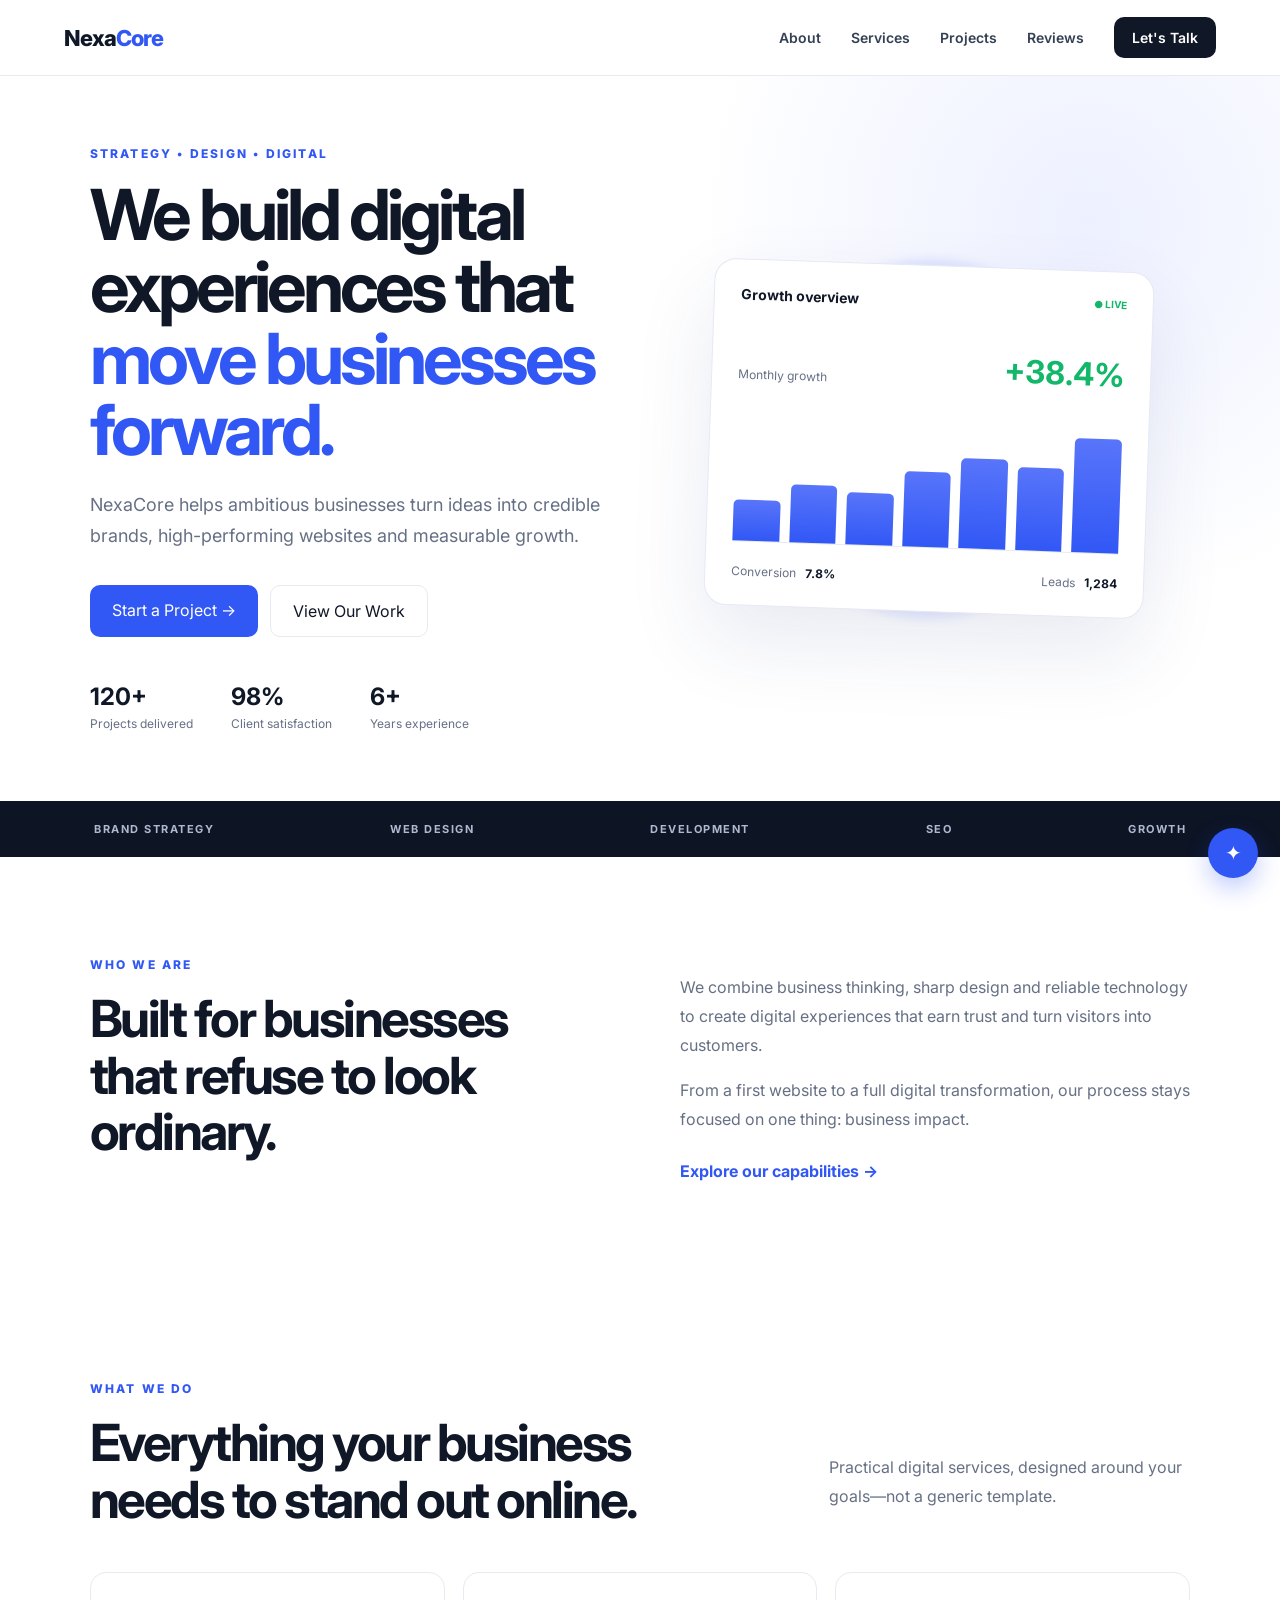
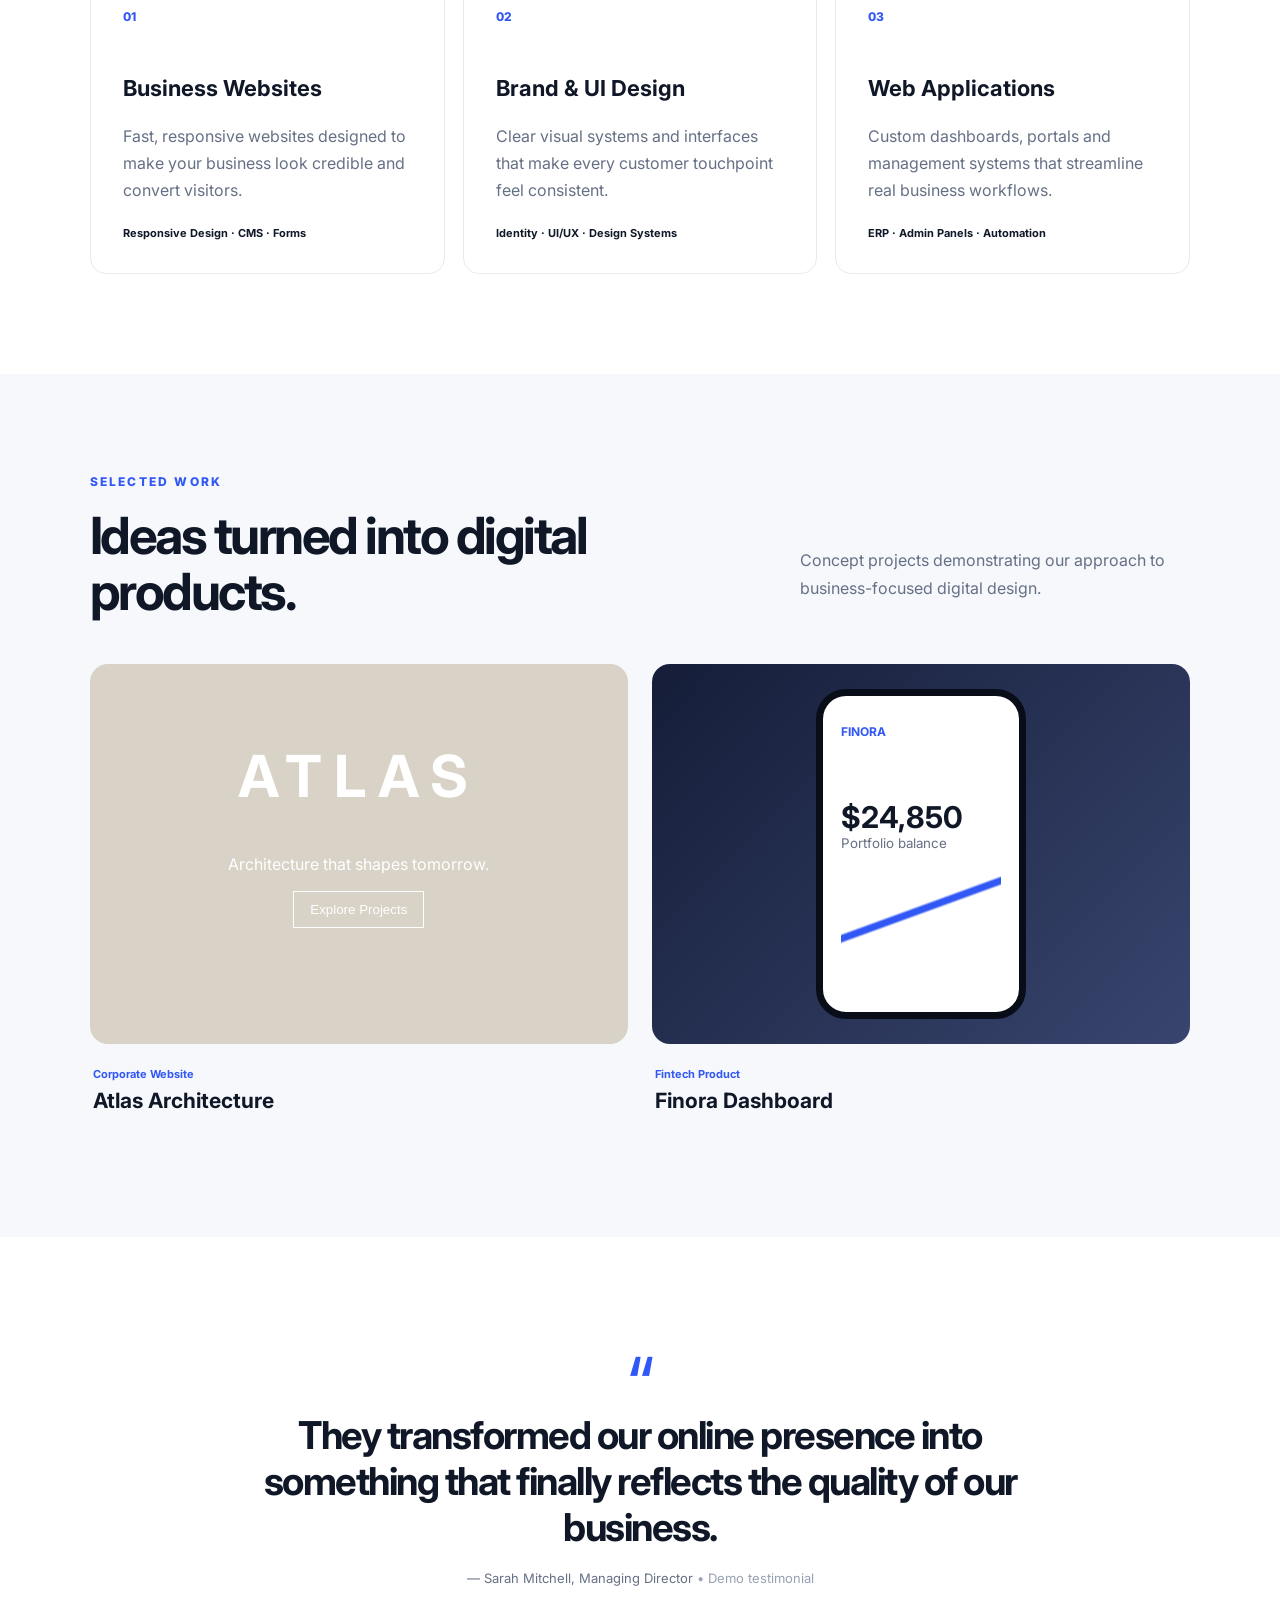
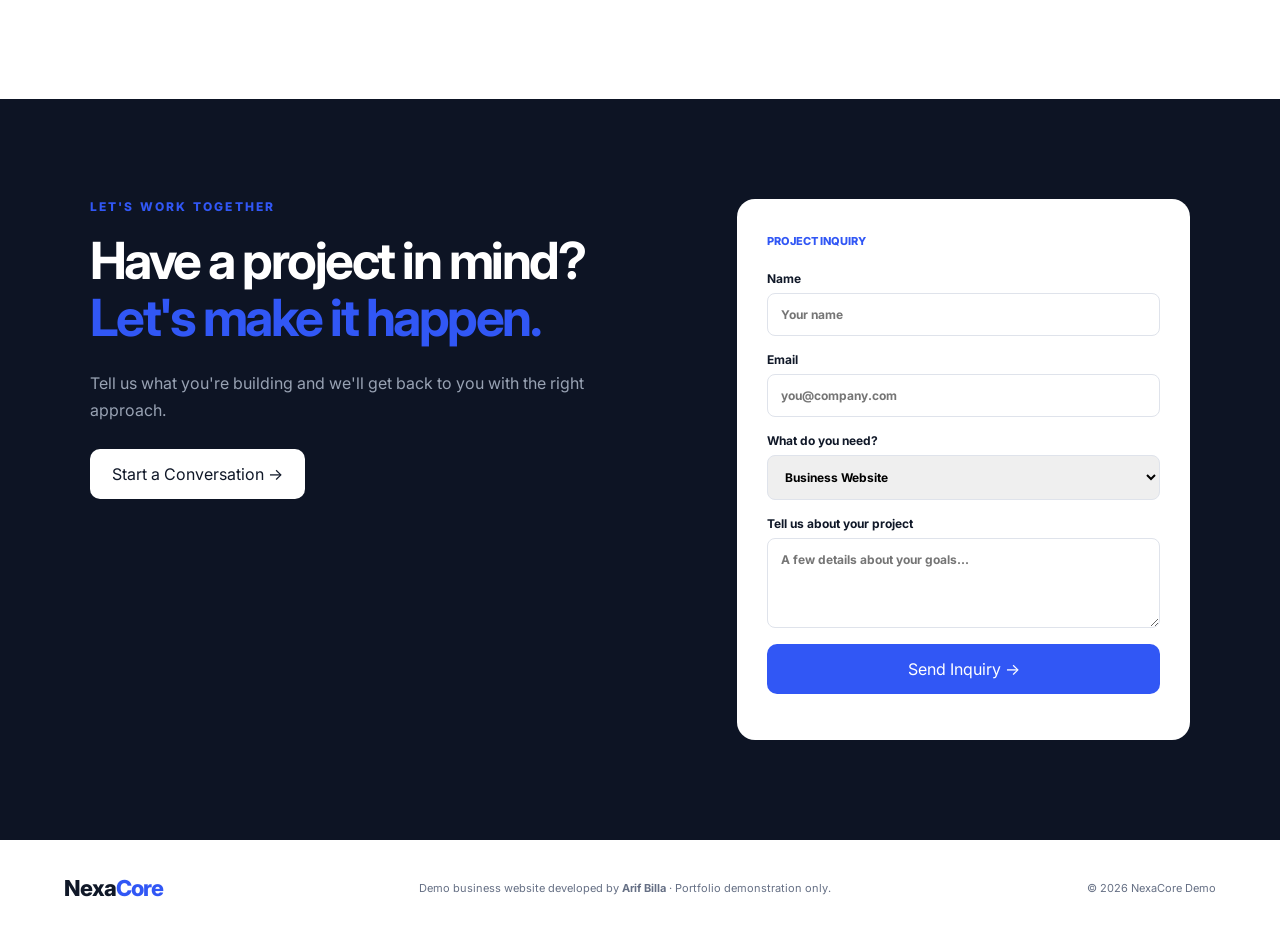
<file: index.html>
<!doctype html><html lang="en"><head><meta charset="utf-8"><meta name="viewport" content="width=device-width,initial-scale=1"><title>NexaCore Solutions | Business Growth & Digital Solutions</title><meta name="description" content="Professional business website demo by Arif Billa"><link rel="preconnect" href="https://fonts.googleapis.com"><link rel="preconnect" href="https://fonts.gstatic.com" crossorigin><link href="https://fonts.googleapis.com/css2?family=Inter:wght@400;500;600;700;800&display=swap" rel="stylesheet"><link rel="stylesheet" href="style.css"></head><body>
<header><a class="logo" href="#">Nexa<span>Core</span></a><button id="menu" aria-label="Menu">☰</button><nav id="nav"><a href="#about">About</a><a href="#services">Services</a><a href="#work">Projects</a><a href="#reviews">Reviews</a><a class="navcta" href="#contact">Let's Talk</a></nav></header>
<main><section class="hero"><div class="hero-copy"><div class="eyebrow">STRATEGY • DESIGN • DIGITAL</div><h1>We build digital experiences that <em>move businesses forward.</em></h1><p>NexaCore helps ambitious businesses turn ideas into credible brands, high-performing websites and measurable growth.</p><div class="actions"><a class="btn primary" href="#contact">Start a Project →</a><a class="btn secondary" href="#work">View Our Work</a></div><div class="proof"><div><strong>120+</strong><span>Projects delivered</span></div><div><strong>98%</strong><span>Client satisfaction</span></div><div><strong>6+</strong><span>Years experience</span></div></div></div><div class="hero-card"><div class="glow"></div><div class="dash"><div class="dash-top"><span>Growth overview</span><span class="live">● LIVE</span></div><div class="metric"><span>Monthly growth</span><b>+38.4%</b></div><div class="chart"><i style="height:32%"></i><i style="height:45%"></i><i style="height:40%"></i><i style="height:58%"></i><i style="height:70%"></i><i style="height:64%"></i><i style="height:88%"></i></div><div class="mini"><span>Conversion <b>7.8%</b></span><span>Leads <b>1,284</b></span></div></div></div></section>
<section class="strip"><span>BRAND STRATEGY</span><span>WEB DESIGN</span><span>DEVELOPMENT</span><span>SEO</span><span>GROWTH</span></section>
<section id="about" class="section split"><div><div class="eyebrow">WHO WE ARE</div><h2>Built for businesses that refuse to look ordinary.</h2></div><div><p>We combine business thinking, sharp design and reliable technology to create digital experiences that earn trust and turn visitors into customers.</p><p>From a first website to a full digital transformation, our process stays focused on one thing: business impact.</p><a class="textlink" href="#services">Explore our capabilities →</a></div></section>
<section id="services" class="section"><div class="section-head"><div><div class="eyebrow">WHAT WE DO</div><h2>Everything your business needs to stand out online.</h2></div><p>Practical digital services, designed around your goals—not a generic template.</p></div><div class="cards"><article><span>01</span><h3>Business Websites</h3><p>Fast, responsive websites designed to make your business look credible and convert visitors.</p><b>Responsive Design · CMS · Forms</b></article><article><span>02</span><h3>Brand & UI Design</h3><p>Clear visual systems and interfaces that make every customer touchpoint feel consistent.</p><b>Identity · UI/UX · Design Systems</b></article><article><span>03</span><h3>Web Applications</h3><p>Custom dashboards, portals and management systems that streamline real business workflows.</p><b>ERP · Admin Panels · Automation</b></article></div></section>
<section id="work" class="section work"><div class="section-head"><div><div class="eyebrow">SELECTED WORK</div><h2>Ideas turned into digital products.</h2></div><p>Concept projects demonstrating our approach to business-focused digital design.</p></div><div class="projects"><article class="project p1"><div class="mock"><div class="mocknav"></div><h4>ATLAS</h4><p>Architecture that shapes tomorrow.</p><button>Explore Projects</button></div><div><span>Corporate Website</span><h3>Atlas Architecture</h3></div></article><article class="project p2"><div class="mock"><div class="phone"><b>FINORA</b><strong>$24,850</strong><small>Portfolio balance</small><div class="line"></div></div></div><div><span>Fintech Product</span><h3>Finora Dashboard</h3></div></article></div></section>
<section id="reviews" class="section review"><div class="quote">“</div><blockquote>They transformed our online presence into something that finally reflects the quality of our business.</blockquote><p>— Sarah Mitchell, Managing Director <span>• Demo testimonial</span></p></section>
<section id="contact" class="contact"><div><div class="eyebrow">LET'S WORK TOGETHER</div><h2>Have a project in mind?<br><em>Let's make it happen.</em></h2><p>Tell us what you're building and we'll get back to you with the right approach.</p><a class="btn light" href="mailto:hello@example.com">Start a Conversation →</a></div><div class="contact-card"><span>PROJECT INQUIRY</span><form id="contactForm"><label>Name<input required placeholder="Your name"></label><label>Email<input type="email" required placeholder="you@company.com"></label><label>What do you need?<select><option>Business Website</option><option>Web Application</option><option>UI/UX Design</option><option>Other</option></select></label><label>Tell us about your project<textarea required placeholder="A few details about your goals..."></textarea></label><button class="btn primary" type="submit">Send Inquiry →</button><small id="formMsg"></small></form></div></section></main>
<footer><a class="logo" href="#">Nexa<span>Core</span></a><p>Demo business website developed by <strong>Arif Billa</strong> · Portfolio demonstration only.</p><p>© 2026 NexaCore Demo</p></footer><a class="whatsapp" href="#contact" aria-label="Contact">✦</a><script src="script.js"></script></body></html>
</file>
<file: style.css>
:root{--ink:#101828;--muted:#667085;--line:#e7eaf0;--blue:#3157f5;--bg:#f6f8fc;--dark:#0d1424}*{box-sizing:border-box}html{scroll-behavior:smooth}body{margin:0;font-family:Inter,Arial,sans-serif;color:var(--ink);background:#fff}header{height:76px;display:flex;align-items:center;justify-content:space-between;padding:0 max(5vw,24px);border-bottom:1px solid var(--line);position:sticky;top:0;background:#fffffff2;backdrop-filter:blur(14px);z-index:20}.logo{font-size:22px;font-weight:800;text-decoration:none;color:var(--ink);letter-spacing:-1px}.logo span{color:var(--blue)}nav{display:flex;gap:30px;align-items:center}nav a{text-decoration:none;color:#344054;font-size:14px;font-weight:600}.navcta{background:var(--ink);color:#fff!important;padding:12px 18px;border-radius:10px}#menu{display:none;border:0;background:none;font-size:25px}.hero{min-height:650px;display:grid;grid-template-columns:1.05fr .95fr;align-items:center;padding:70px max(7vw,30px);overflow:hidden;background:radial-gradient(circle at 85% 20%,#edf0ff 0,transparent 32%)}.eyebrow{font-size:12px;letter-spacing:2.2px;color:var(--blue);font-weight:800;margin-bottom:18px}.hero h1{font-size:clamp(45px,5.5vw,78px);line-height:1.02;letter-spacing:-4px;margin:0 0 24px;max-width:820px}.hero h1 em,.contact h2 em{font-style:normal;color:var(--blue)}.hero-copy>p{font-size:18px;line-height:1.7;color:var(--muted);max-width:650px}.actions{display:flex;gap:12px;margin:34px 0}.btn{display:inline-block;padding:15px 22px;border-radius:10px;text-decoration:none;border:0;font-weight:700;font:inherit;cursor:pointer}.primary{background:var(--blue);color:#fff}.secondary{border:1px solid var(--line);color:var(--ink);background:#fff}.proof{display:flex;gap:38px;margin-top:45px}.proof div{display:flex;flex-direction:column}.proof strong{font-size:24px}.proof span{font-size:12px;color:var(--muted);margin-top:5px}.hero-card{min-height:480px;display:grid;place-items:center;position:relative}.glow{position:absolute;width:360px;height:360px;background:#3157f51c;border-radius:50%;filter:blur(4px)}.dash{width:min(440px,92%);padding:26px;background:#fff;border:1px solid #e6e9f5;border-radius:22px;box-shadow:0 35px 80px #26367b1a;transform:rotate(2deg);position:relative}.dash-top,.metric,.mini{display:flex;justify-content:space-between}.dash-top{font-weight:700;font-size:14px}.live{font-size:10px;color:#12b76a}.metric{margin:40px 0 10px;align-items:end;color:var(--muted);font-size:12px}.metric b{font-size:32px;color:#12b76a}.chart{height:150px;display:flex;align-items:end;gap:10px;border-bottom:1px solid var(--line);padding-top:20px}.chart i{flex:1;background:linear-gradient(#5875fa,#3157f5);border-radius:5px 5px 0 0}.mini{margin-top:22px;font-size:12px;color:var(--muted)}.mini b{color:var(--ink);margin-left:6px}.strip{background:var(--dark);color:#aeb8ce;display:flex;justify-content:space-around;gap:30px;padding:21px;font-size:11px;font-weight:700;letter-spacing:1.5px;overflow:auto}.section{padding:100px max(7vw,30px)}.split{display:grid;grid-template-columns:1fr 1fr;gap:80px}.section h2,.contact h2{font-size:clamp(34px,4vw,54px);letter-spacing:-2.5px;line-height:1.1;margin:0}.split p,.section-head p{color:var(--muted);line-height:1.8}.textlink{display:inline-block;margin-top:12px;color:var(--blue);font-weight:700;text-decoration:none}.section-head{display:flex;justify-content:space-between;align-items:end;gap:60px;margin-bottom:45px}.section-head>div{max-width:700px}.section-head>p{max-width:390px}.cards{display:grid;grid-template-columns:repeat(3,1fr);gap:18px}.cards article{padding:32px;border:1px solid var(--line);border-radius:16px;transition:.25s}.cards article:hover{transform:translateY(-6px);box-shadow:0 18px 45px #25315d12}.cards span{color:var(--blue);font-size:12px;font-weight:800}.cards h3{font-size:22px;margin-top:50px}.cards p{color:var(--muted);line-height:1.7}.cards b{font-size:11px}.work{background:var(--bg)}.projects{display:grid;grid-template-columns:1fr 1fr;gap:24px}.project .mock{height:380px;border-radius:18px;display:grid;place-items:center;overflow:hidden}.p1 .mock{background:#d8d2c7}.p1 .mock>div,.p1 .mock>h4,.p1 .mock>p,.p1 .mock>button{grid-column:1;grid-row:1}.p1 .mock h4{font-size:58px;letter-spacing:12px;color:#fff;margin-top:-80px}.p1 .mock p{color:#fff;margin-top:35px}.p1 .mock button{margin-top:110px;border:1px solid #fff;background:transparent;color:#fff;padding:10px 16px}.p2 .mock{background:linear-gradient(135deg,#151d38,#39456f)}.phone{width:210px;height:330px;border:7px solid #080d18;border-radius:30px;background:#fff;padding:28px 18px;display:flex;flex-direction:column}.phone b{color:var(--blue);font-size:12px}.phone strong{font-size:30px;margin-top:60px}.phone small{color:var(--muted)}.line{height:70px;margin-top:25px;background:linear-gradient(160deg,transparent 45%,#3157f5 47%,#3157f5 51%,transparent 53%)}.project>div:last-child{padding:18px 3px}.project span{font-size:11px;color:var(--blue);font-weight:700}.project h3{margin:6px 0;font-size:21px}.review{text-align:center;max-width:1000px;margin:auto}.quote{font-size:80px;color:var(--blue);height:55px}.review blockquote{font-size:clamp(26px,3vw,42px);font-weight:700;letter-spacing:-1.5px;margin:20px}.review p{color:var(--muted);font-size:13px}.review p span{color:#98a2b3}.contact{padding:100px max(7vw,30px);background:var(--dark);color:#fff;display:grid;grid-template-columns:1fr .8fr;gap:80px}.contact>div>p{color:#98a2b3;line-height:1.7;margin:25px 0}.light{background:#fff;color:var(--ink)}.contact-card{background:#fff;color:var(--ink);padding:30px;border-radius:18px}.contact-card>span{font-size:11px;font-weight:800;color:var(--blue)}form{display:grid;gap:16px;margin-top:22px}label{display:grid;gap:7px;font-size:12px;font-weight:700}input,select,textarea{width:100%;padding:13px;border:1px solid #dfe3eb;border-radius:8px;font:inherit}textarea{min-height:90px;resize:vertical}form small{color:#12b76a}footer{padding:30px max(5vw,24px);display:flex;align-items:center;justify-content:space-between;gap:20px;font-size:11px;color:var(--muted)}.whatsapp{position:fixed;right:22px;bottom:22px;width:50px;height:50px;border-radius:50%;background:var(--blue);color:#fff;display:grid;place-items:center;text-decoration:none;font-size:20px;box-shadow:0 10px 25px #3157f54d}@media(max-width:800px){#menu{display:block}nav{display:none;position:absolute;top:76px;left:0;right:0;background:#fff;padding:22px;flex-direction:column;border-bottom:1px solid var(--line)}nav.open{display:flex}.hero{grid-template-columns:1fr;padding-top:55px}.hero h1{letter-spacing:-2.5px}.hero-card{min-height:400px}.proof{gap:20px;flex-wrap:wrap}.split,.contact{grid-template-columns:1fr;gap:45px}.section-head{align-items:start;flex-direction:column;gap:10px}.cards,.projects{grid-template-columns:1fr}.section{padding:70px 24px}.contact{padding:70px 24px}.strip{justify-content:start}footer{flex-direction:column;text-align:center}.project .mock{height:320px}}
</file>
